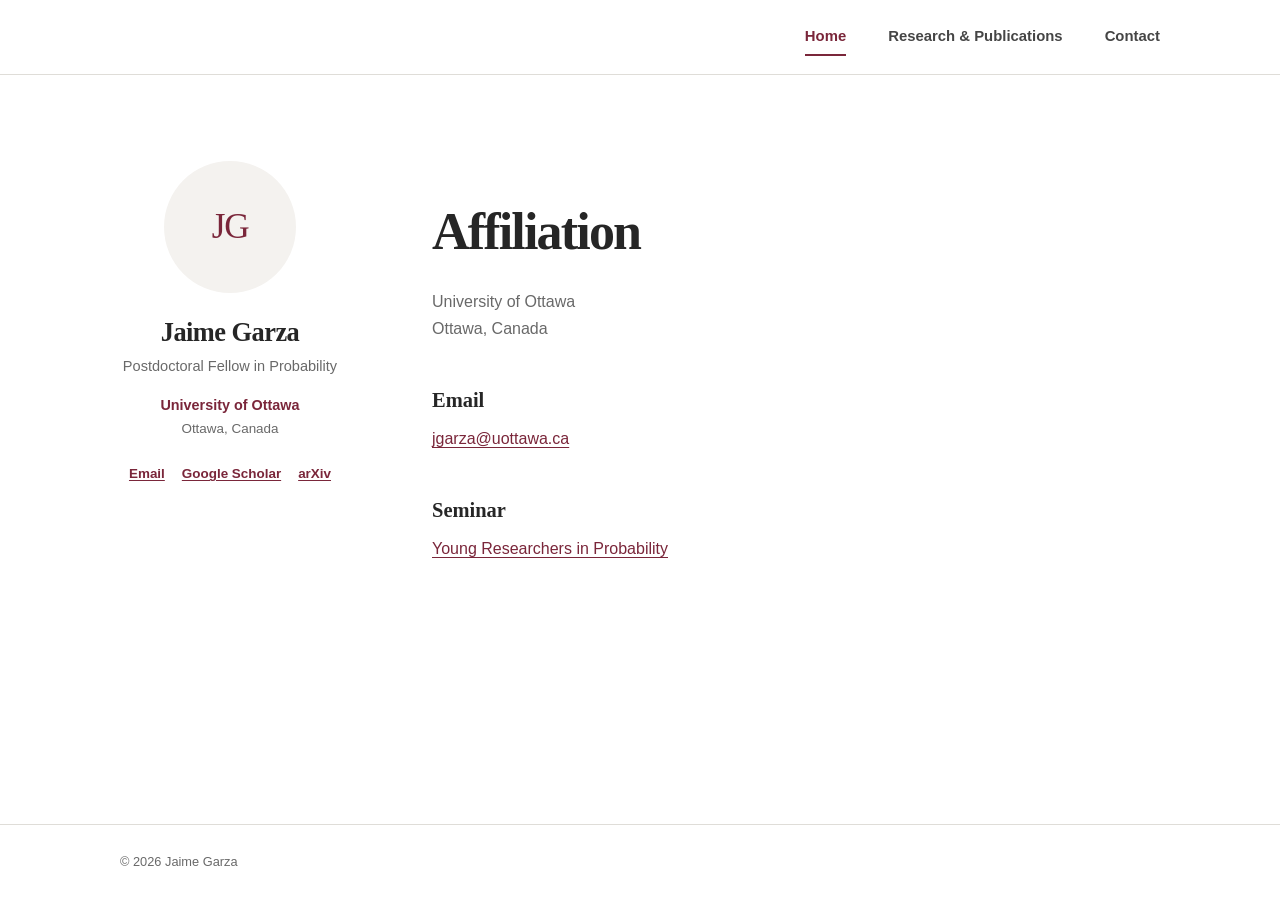
<file: index.html>
<!doctype html>
<html lang="en">
  <head>
    <meta charset="utf-8">
    <meta name="viewport" content="width=device-width, initial-scale=1">
    <meta name="description" content="Jaime Garza is a probability researcher and postdoctoral fellow at the University of Ottawa.">
    <meta name="theme-color" content="#ffffff">
    <meta property="og:type" content="website">
    <meta property="og:title" content="Jaime Garza | Probability Researcher">
    <meta property="og:description" content="Research, publications, and contact information for Jaime Garza.">
    <link rel="canonical" href="https://garjaime22-hash.github.io/personal-site/">
    <link rel="icon" href="favicon.svg" type="image/svg+xml">
    <link rel="stylesheet" href="styles.css">
    <title>Jaime Garza | Probability Researcher</title>
    <script src="site-data.js?v=20261015" defer></script>
    <script src="app.js?v=20261015" defer></script>
  </head>
  <body data-page="home">
    <a class="skip-link" href="#main-content">Skip to main content</a>

    <header class="site-header">
      <nav class="site-shell site-nav" aria-label="Primary navigation">
        <a href="index.html" data-nav="home">Home</a>
        <a href="research.html" data-nav="research">Research &amp; Publications</a>
        <a href="contact.html" data-nav="contact">Contact</a>
        <a href="#" data-link="cv" hidden>CV</a>
      </nav>
    </header>

    <main class="site-shell page-grid" id="main-content">
      <aside class="profile-panel" aria-label="Profile">
        <div class="profile-monogram" data-field="initials" aria-hidden="true">JG</div>
        <h2 class="profile-name" data-field="name">Jaime Garza</h2>
        <p class="profile-role" data-field="role">Postdoctoral Fellow in Probability</p>
        <p class="profile-institution" data-field="institution">University of Ottawa</p>
        <p class="profile-location" data-field="location">Ottawa, Canada</p>
        <div class="profile-links" aria-label="Academic profiles">
          <a href="#" data-link="email">Email</a>
          <a href="#" data-link="scholar">Google Scholar</a>
          <a href="#" data-link="arxiv">arXiv</a>
          <a href="#" data-link="orcid" hidden>ORCID</a>
          <a href="#" data-link="cv" hidden>CV</a>
        </div>
      </aside>

      <article class="page-content">
        <section class="detail-block" aria-labelledby="affiliation-heading">
          <h1 id="affiliation-heading">Affiliation</h1>
          <p><span data-field="institution"></span><br><span data-field="location"></span></p>
        </section>

        <section class="detail-block" aria-labelledby="email-heading">
          <h2 id="email-heading">Email</h2>
          <p><a href="#" data-link="email" data-use-email-address></a></p>
        </section>

        <section class="detail-block" aria-labelledby="seminar-heading">
          <h2 id="seminar-heading">Seminar</h2>
          <p><a href="https://garjaime22-hash.github.io/uottawa-probability-seminar/" target="_blank" rel="noopener noreferrer">Young Researchers in Probability</a></p>
        </section>
      </article>
    </main>

    <footer class="site-footer">
      <div class="site-shell footer-inner">
        <p>© <span data-field="current-year"></span> <span data-field="name">Jaime Garza</span></p>
      </div>
    </footer>

    <noscript><p class="noscript-message">This site needs JavaScript enabled to display its content.</p></noscript>
  </body>
</html>
</file>
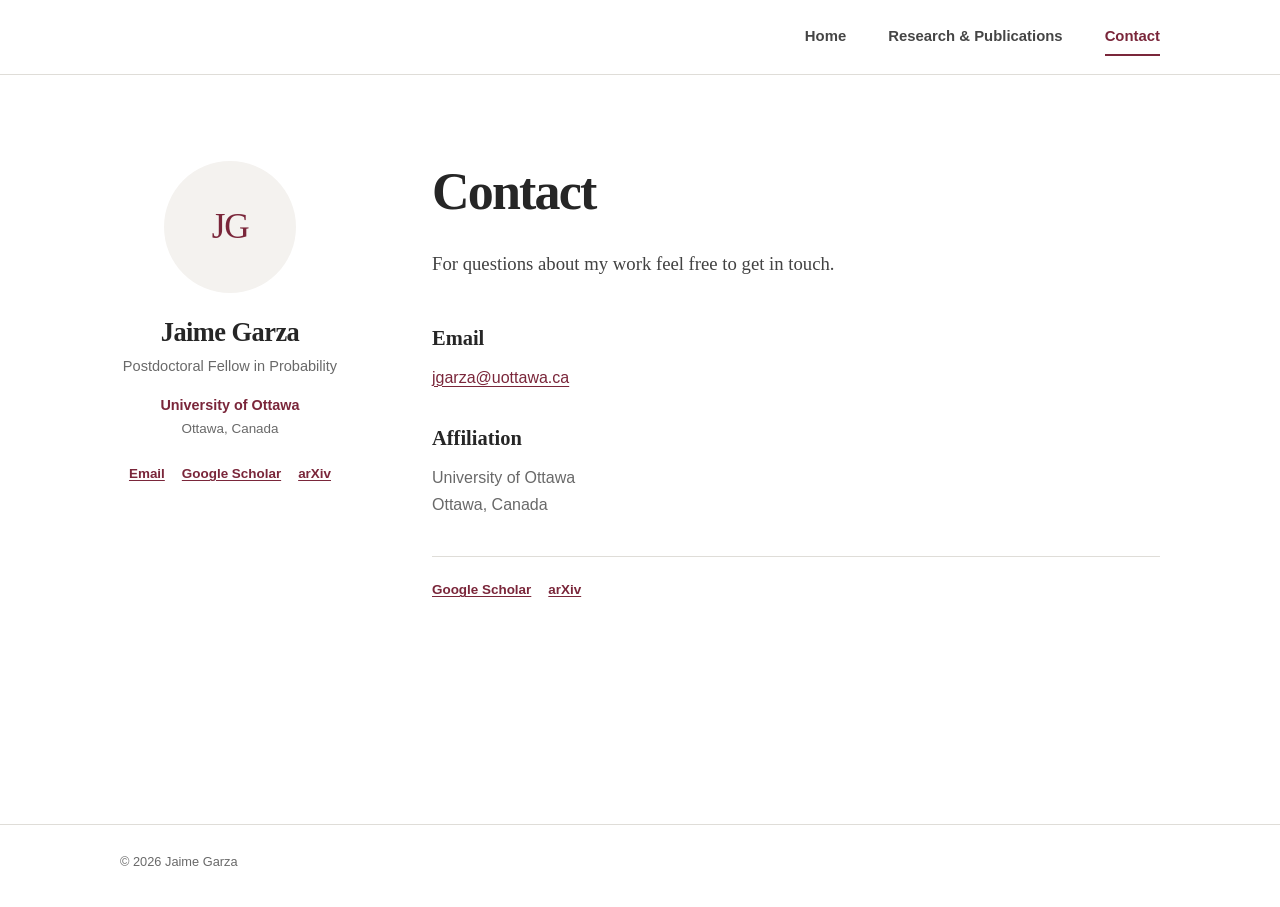
<file: contact.html>
<!doctype html>
<html lang="en">
  <head>
    <meta charset="utf-8">
    <meta name="viewport" content="width=device-width, initial-scale=1">
    <meta name="description" content="Contact information for probability researcher Jaime Garza.">
    <meta name="theme-color" content="#ffffff">
    <link rel="canonical" href="https://garjaime22-hash.github.io/personal-site/contact.html">
    <link rel="icon" href="favicon.svg" type="image/svg+xml">
    <link rel="stylesheet" href="styles.css">
    <title>Contact | Jaime Garza</title>
    <script src="site-data.js?v=20261015" defer></script>
    <script src="app.js?v=20261015" defer></script>
  </head>
  <body data-page="contact">
    <a class="skip-link" href="#main-content">Skip to main content</a>

    <header class="site-header">
      <nav class="site-shell site-nav" aria-label="Primary navigation">
        <a href="index.html" data-nav="home">Home</a>
        <a href="research.html" data-nav="research">Research &amp; Publications</a>
        <a href="contact.html" data-nav="contact">Contact</a>
        <a href="#" data-link="cv" hidden>CV</a>
      </nav>
    </header>

    <main class="site-shell page-grid" id="main-content">
      <aside class="profile-panel" aria-label="Profile">
        <div class="profile-monogram" data-field="initials" aria-hidden="true">JG</div>
        <h2 class="profile-name" data-field="name">Jaime Garza</h2>
        <p class="profile-role" data-field="role">Postdoctoral Fellow in Probability</p>
        <p class="profile-institution" data-field="institution">University of Ottawa</p>
        <p class="profile-location" data-field="location">Ottawa, Canada</p>
        <div class="profile-links" aria-label="Academic profiles">
          <a href="#" data-link="email">Email</a>
          <a href="#" data-link="scholar">Google Scholar</a>
          <a href="#" data-link="arxiv">arXiv</a>
          <a href="#" data-link="orcid" hidden>ORCID</a>
          <a href="#" data-link="cv" hidden>CV</a>
        </div>
      </aside>

      <article class="page-content">
        <h1>Contact</h1>
        <p class="lead" data-field="contact-text"></p>

        <dl class="contact-details">
          <div>
            <dt>Email</dt>
            <dd><a href="#" data-link="email" data-use-email-address></a></dd>
          </div>
          <div>
            <dt>Affiliation</dt>
            <dd><span data-field="institution"></span><br><span data-field="location"></span></dd>
          </div>
        </dl>

        <div class="contact-links" aria-label="Academic profiles">
          <a href="#" data-link="scholar">Google Scholar</a>
          <a href="#" data-link="arxiv">arXiv</a>
          <a href="#" data-link="orcid" hidden>ORCID</a>
          <a href="#" data-link="cv" hidden>Curriculum vitae</a>
        </div>
      </article>
    </main>

    <footer class="site-footer">
      <div class="site-shell footer-inner">
        <p>© <span data-field="current-year"></span> <span data-field="name">Jaime Garza</span></p>
      </div>
    </footer>

    <noscript><p class="noscript-message">This site needs JavaScript enabled to display its content.</p></noscript>
  </body>
</html>
</file>
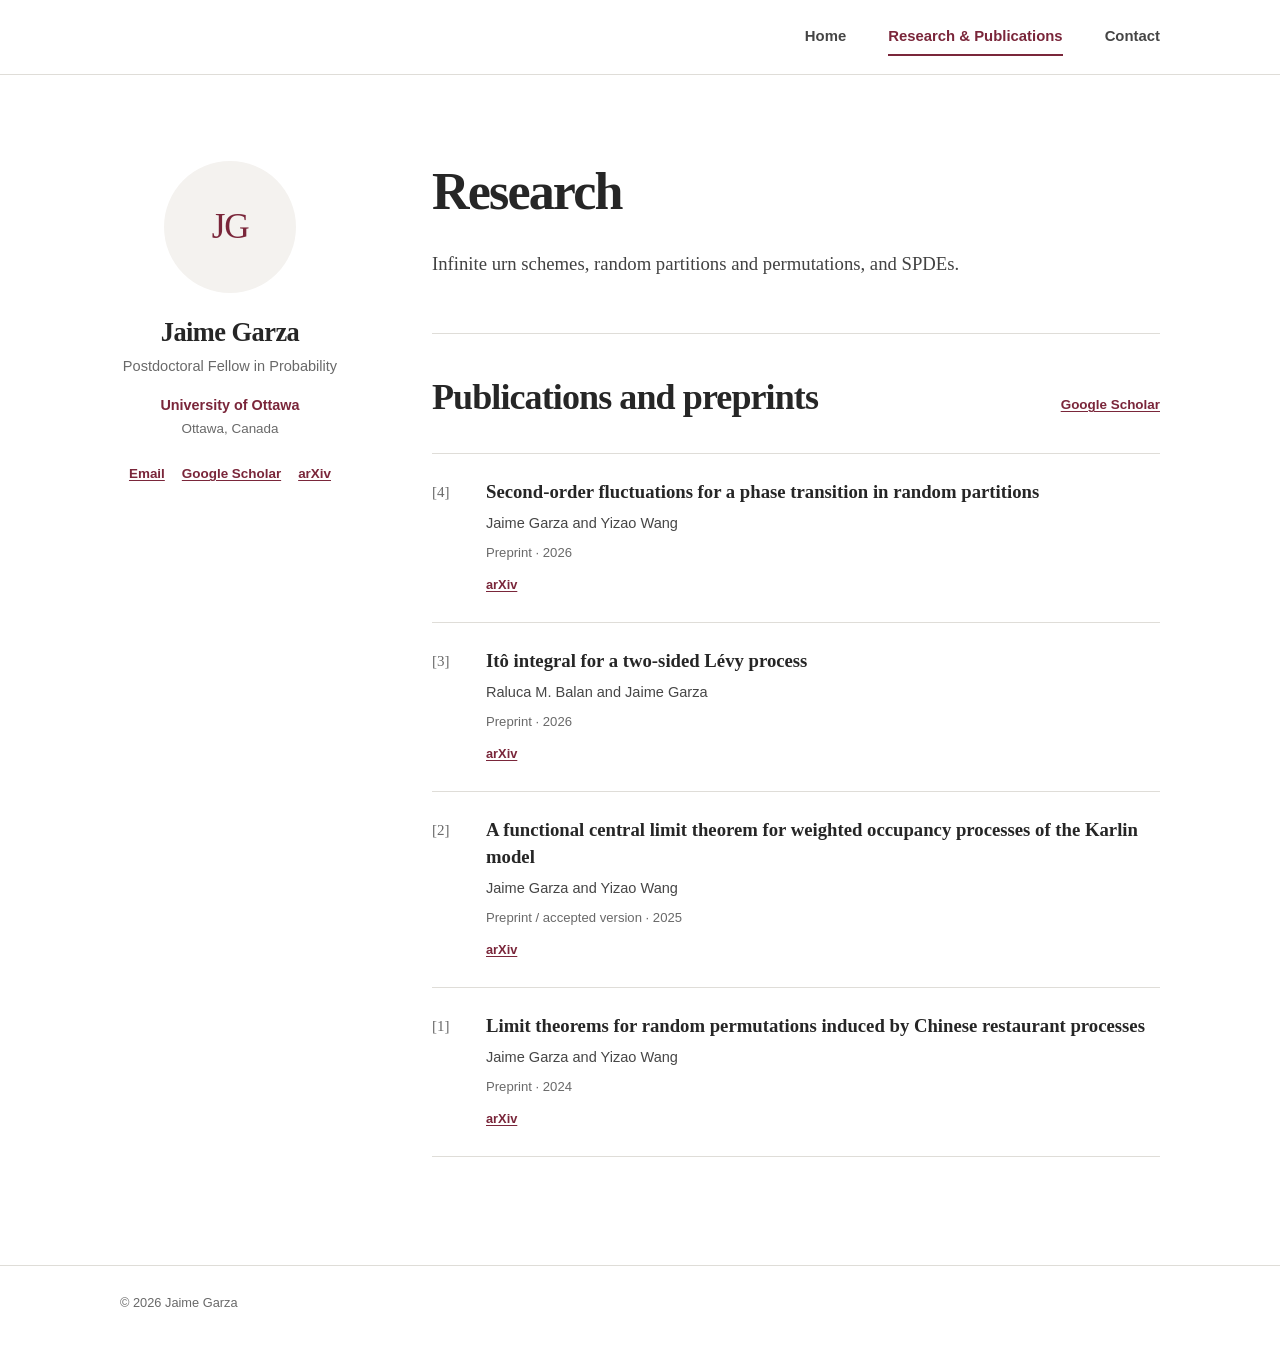
<file: publications.html>
<!doctype html>
<html lang="en">
  <head>
    <meta charset="utf-8">
    <meta name="viewport" content="width=device-width, initial-scale=1">
    <meta http-equiv="refresh" content="0; url=research.html">
    <link rel="canonical" href="https://garjaime22-hash.github.io/personal-site/research.html">
    <title>Research and publications | Jaime Garza</title>
    <script>window.location.replace("research.html");</script>
  </head>
  <body>
    <p>Publications have moved to the <a href="research.html">research and publications page</a>.</p>
  </body>
</html>
</file>
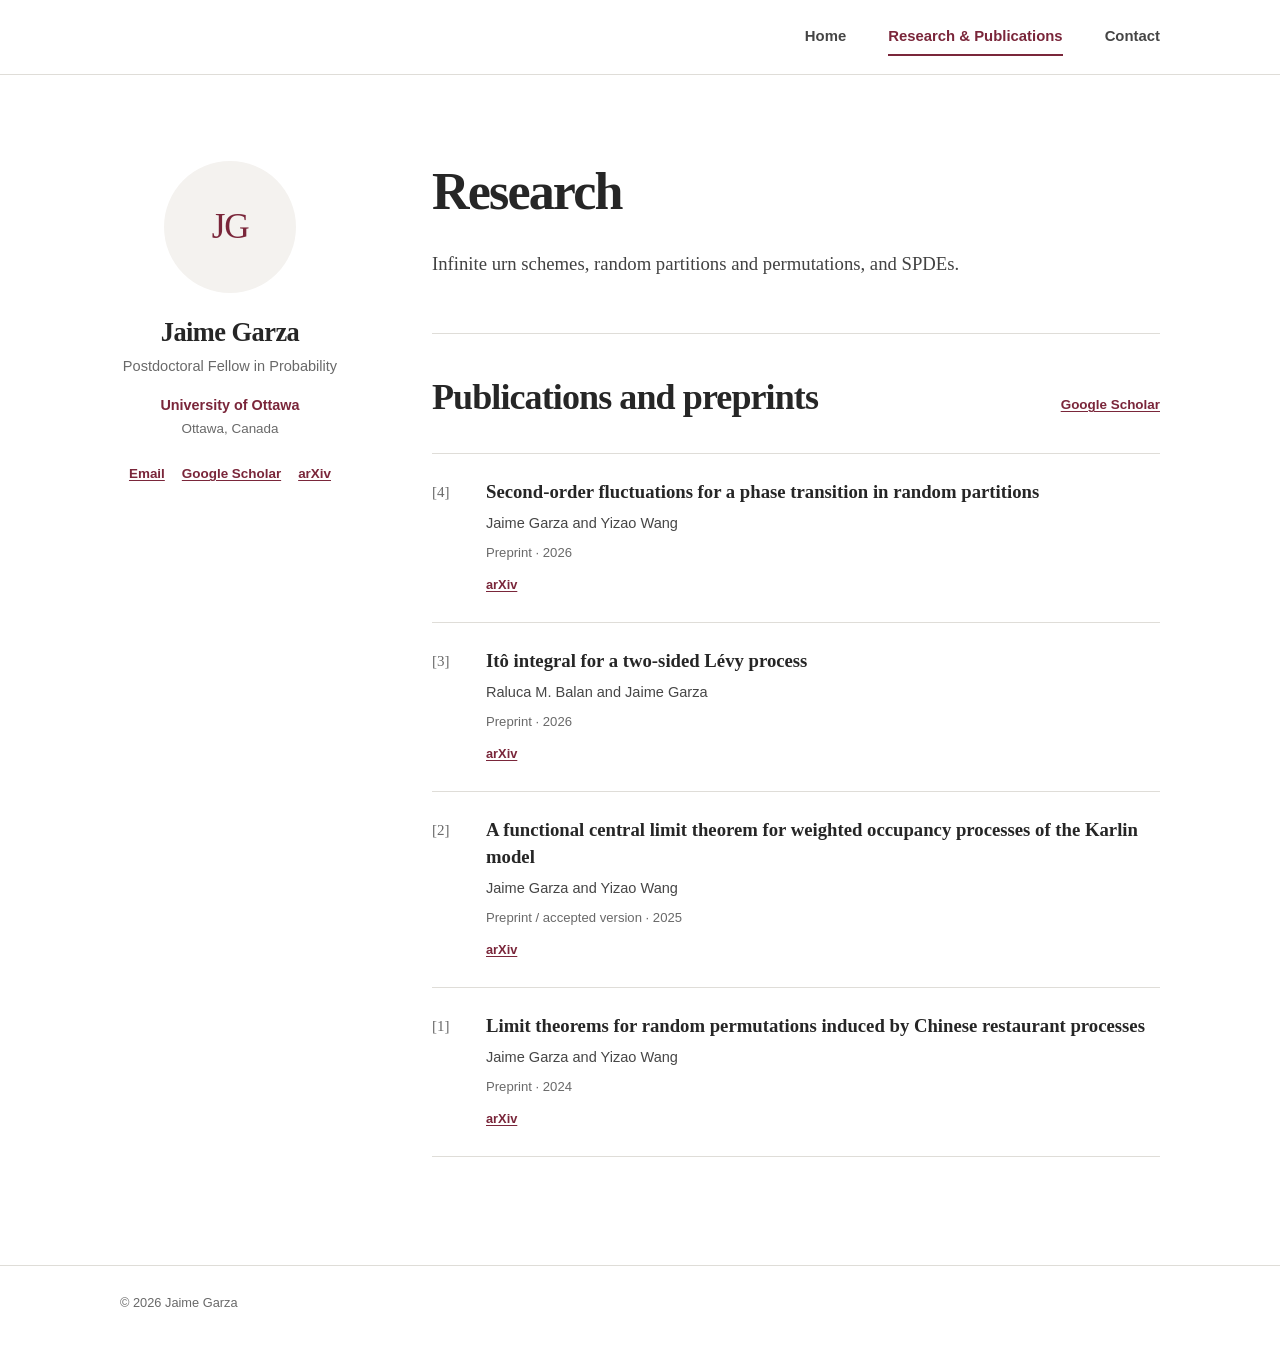
<file: research.html>
<!doctype html>
<html lang="en">
  <head>
    <meta charset="utf-8">
    <meta name="viewport" content="width=device-width, initial-scale=1">
    <meta name="description" content="Research interests, publications, and preprints of probability researcher Jaime Garza.">
    <meta name="theme-color" content="#ffffff">
    <link rel="canonical" href="https://garjaime22-hash.github.io/personal-site/research.html">
    <link rel="icon" href="favicon.svg" type="image/svg+xml">
    <link rel="stylesheet" href="styles.css">
    <title>Research and publications | Jaime Garza</title>
    <script src="site-data.js?v=20261015" defer></script>
    <script src="app.js?v=20261015" defer></script>
  </head>
  <body data-page="research">
    <a class="skip-link" href="#main-content">Skip to main content</a>

    <header class="site-header">
      <nav class="site-shell site-nav" aria-label="Primary navigation">
        <a href="index.html" data-nav="home">Home</a>
        <a href="research.html" data-nav="research">Research &amp; Publications</a>
        <a href="contact.html" data-nav="contact">Contact</a>
        <a href="#" data-link="cv" hidden>CV</a>
      </nav>
    </header>

    <main class="site-shell page-grid" id="main-content">
      <aside class="profile-panel" aria-label="Profile">
        <div class="profile-monogram" data-field="initials" aria-hidden="true">JG</div>
        <h2 class="profile-name" data-field="name">Jaime Garza</h2>
        <p class="profile-role" data-field="role">Postdoctoral Fellow in Probability</p>
        <p class="profile-institution" data-field="institution">University of Ottawa</p>
        <p class="profile-location" data-field="location">Ottawa, Canada</p>
        <div class="profile-links" aria-label="Academic profiles">
          <a href="#" data-link="email">Email</a>
          <a href="#" data-link="scholar">Google Scholar</a>
          <a href="#" data-link="arxiv">arXiv</a>
          <a href="#" data-link="orcid" hidden>ORCID</a>
          <a href="#" data-link="cv" hidden>CV</a>
        </div>
      </aside>

      <article class="page-content">
        <h1>Research</h1>
        <p class="lead" data-field="intro"></p>

        <section class="combined-publications" aria-labelledby="publications-heading">
          <div class="page-heading-row">
            <h2 id="publications-heading">Publications and preprints</h2>
            <a href="#" data-link="scholar">Google Scholar</a>
          </div>
          <ol class="publication-list" id="publication-list"></ol>
        </section>
      </article>
    </main>

    <footer class="site-footer">
      <div class="site-shell footer-inner">
        <p>© <span data-field="current-year"></span> <span data-field="name">Jaime Garza</span></p>
      </div>
    </footer>

    <noscript><p class="noscript-message">This site needs JavaScript enabled to display its content.</p></noscript>
  </body>
</html>
</file>
<file: styles.css>
:root {
  --ink: #262626;
  --muted: #696969;
  --paper: #ffffff;
  --soft: #f4f2ef;
  --line: #dfddd8;
  --accent: #7a263a;
  --max-width: 1040px;
  --serif: Iowan Old Style, Palatino Linotype, Book Antiqua, Palatino, Georgia, serif;
  --sans: Inter, ui-sans-serif, -apple-system, BlinkMacSystemFont, "Segoe UI", sans-serif;
}

* {
  box-sizing: border-box;
}

html {
  min-height: 100%;
}

body {
  min-height: 100vh;
  margin: 0;
  color: var(--ink);
  background: var(--paper);
  font-family: var(--sans);
  font-size: 16px;
  line-height: 1.7;
  text-rendering: optimizeLegibility;
  -webkit-font-smoothing: antialiased;
}

a {
  color: var(--accent);
  text-decoration-thickness: 1px;
  text-underline-offset: 0.18em;
}

a:hover {
  color: #4e1422;
}

:focus-visible {
  outline: 2px solid var(--accent);
  outline-offset: 4px;
}

.site-shell {
  width: min(calc(100% - 48px), var(--max-width));
  margin-inline: auto;
}

.skip-link {
  position: fixed;
  z-index: 100;
  top: 12px;
  left: 12px;
  padding: 8px 12px;
  color: #fff;
  background: var(--accent);
  transform: translateY(-160%);
}

.skip-link:focus {
  transform: translateY(0);
}

.site-header {
  border-bottom: 1px solid var(--line);
}

.site-nav {
  display: flex;
  min-height: 74px;
  align-items: center;
  justify-content: flex-end;
  gap: clamp(20px, 4vw, 42px);
}

.site-nav a {
  padding: 4px 0;
  color: #454545;
  font-size: 0.93rem;
  font-weight: 600;
  text-decoration: none;
}

.site-nav a:hover,
.site-nav a[aria-current="page"] {
  color: var(--accent);
}

.site-nav a[aria-current="page"] {
  box-shadow: 0 2px 0 var(--accent);
}

.page-grid {
  display: grid;
  grid-template-columns: 220px minmax(0, 1fr);
  gap: clamp(54px, 8vw, 92px);
  min-height: calc(100vh - 151px);
  padding-top: clamp(58px, 8vw, 86px);
  padding-bottom: clamp(72px, 9vw, 108px);
}

.profile-panel {
  align-self: start;
  text-align: center;
}

.profile-monogram {
  display: grid;
  width: 132px;
  height: 132px;
  margin: 0 auto 24px;
  place-items: center;
  border-radius: 50%;
  color: var(--accent);
  background: var(--soft);
  font-family: var(--serif);
  font-size: 2.2rem;
  letter-spacing: -0.04em;
}

.profile-name {
  margin: 0;
  font-family: var(--serif);
  font-size: 1.65rem;
  font-weight: 600;
  letter-spacing: -0.02em;
  line-height: 1.2;
}

.profile-role {
  margin: 7px 0 0;
  color: var(--muted);
  font-size: 0.91rem;
  line-height: 1.5;
}

.profile-institution {
  margin: 15px 0 0;
  color: var(--accent);
  font-size: 0.9rem;
  font-weight: 600;
}

.profile-location {
  margin: 1px 0 0;
  color: var(--muted);
  font-size: 0.84rem;
}

.profile-links,
.contact-links,
.publication-links {
  display: flex;
  flex-wrap: wrap;
  gap: 7px 17px;
}

.profile-links {
  justify-content: center;
  margin-top: 22px;
}

.profile-links a,
.contact-links a,
.publication-links a,
.page-heading-row > a {
  font-size: 0.84rem;
  font-weight: 600;
}

.page-content {
  min-width: 0;
  padding-top: 3px;
}

.page-content h1 {
  margin: 0 0 28px;
  font-family: var(--serif);
  font-size: clamp(2.35rem, 5vw, 3.25rem);
  font-weight: 600;
  letter-spacing: -0.035em;
  line-height: 1.08;
}

.lead {
  max-width: 710px;
  margin: 0;
  color: #424242;
  font-family: var(--serif);
  font-size: 1.17rem;
  line-height: 1.75;
}

.detail-block {
  margin-top: 40px;
}

.detail-block h2,
.contact-details dt {
  margin: 0 0 8px;
  font-family: var(--serif);
  font-size: 1.28rem;
  font-weight: 600;
}

.detail-block p {
  margin: 0;
  color: var(--muted);
}

.page-heading-row {
  display: flex;
  align-items: baseline;
  justify-content: space-between;
  gap: 28px;
}

.page-heading-row h1,
.page-heading-row h2 {
  margin-bottom: 0;
}

.page-heading-row h2 {
  margin-top: 0;
  font-family: var(--serif);
  font-size: clamp(1.75rem, 4vw, 2.25rem);
  font-weight: 600;
  letter-spacing: -0.025em;
  line-height: 1.2;
}

.combined-publications {
  margin-top: 52px;
  padding-top: 42px;
  border-top: 1px solid var(--line);
}

.publication-list {
  margin: 34px 0 0;
  padding: 0;
  border-top: 1px solid var(--line);
  list-style: none;
}

.publication {
  display: grid;
  grid-template-columns: 42px minmax(0, 1fr);
  gap: 12px;
  padding: 24px 0 26px;
  border-bottom: 1px solid var(--line);
}

.publication-number {
  padding-top: 2px;
  color: var(--muted);
  font-family: var(--serif);
  font-size: 0.94rem;
}

.publication h2 {
  margin: 0;
  font-family: var(--serif);
  font-size: 1.17rem;
  font-weight: 600;
  line-height: 1.45;
}

.publication h2 a {
  color: var(--ink);
  text-decoration: none;
}

.publication h2 a:hover {
  color: var(--accent);
  text-decoration: underline;
}

.publication-citation,
.publication-details {
  margin: 6px 0 0;
}

.publication-citation {
  color: #464646;
  font-size: 0.91rem;
}

.publication-details {
  color: var(--muted);
  font-size: 0.82rem;
}

.publication-links {
  margin-top: 10px;
}

.publication-links a {
  font-size: 0.8rem;
}

.contact-details {
  margin: 40px 0 0;
}

.contact-details > div + div {
  margin-top: 30px;
}

.contact-details dd {
  margin: 0;
  color: var(--muted);
}

.contact-links {
  margin-top: 38px;
  padding-top: 22px;
  border-top: 1px solid var(--line);
}

.site-footer {
  border-top: 1px solid var(--line);
  color: var(--muted);
}

.footer-inner {
  padding: 26px 0 34px;
  font-size: 0.8rem;
}

.footer-inner p {
  margin: 0;
}

.noscript-message,
.data-error::before {
  position: fixed;
  right: 16px;
  bottom: 16px;
  max-width: 390px;
  margin: 0;
  padding: 13px 16px;
  color: #fff;
  background: var(--accent);
  font-size: 0.88rem;
}

.data-error::before {
  content: "The site content could not load. Check that site-data.js is present and valid.";
}

[hidden] {
  display: none !important;
}

@media (max-width: 760px) {
  .site-shell {
    width: min(calc(100% - 32px), var(--max-width));
  }

  .site-nav {
    min-height: 64px;
    justify-content: flex-start;
    gap: 10px 22px;
    overflow-x: auto;
  }

  .page-grid {
    grid-template-columns: 1fr;
    gap: 48px;
    min-height: 0;
    padding-top: 48px;
    padding-bottom: 68px;
  }

  .profile-panel {
    display: grid;
    grid-template-columns: 90px minmax(0, 1fr);
    column-gap: 22px;
    text-align: left;
  }

  .profile-monogram {
    grid-row: 1 / span 4;
    width: 90px;
    height: 90px;
    margin: 0;
    font-size: 1.65rem;
  }

  .profile-name,
  .profile-role,
  .profile-institution,
  .profile-location {
    grid-column: 2;
  }

  .profile-links {
    grid-column: 1 / -1;
    justify-content: flex-start;
    margin-top: 18px;
  }

  .page-heading-row {
    display: block;
  }

  .page-heading-row > a {
    display: inline-block;
    margin-top: 14px;
  }
}

@media (max-width: 460px) {
  .profile-panel {
    display: block;
    text-align: center;
  }

  .profile-monogram {
    margin: 0 auto 20px;
  }

  .profile-links {
    justify-content: center;
  }

  .publication {
    grid-template-columns: 1fr;
    gap: 4px;
  }
}

@media (prefers-reduced-motion: reduce) {
  *,
  *::before,
  *::after {
    scroll-behavior: auto !important;
  }
}
</file>
